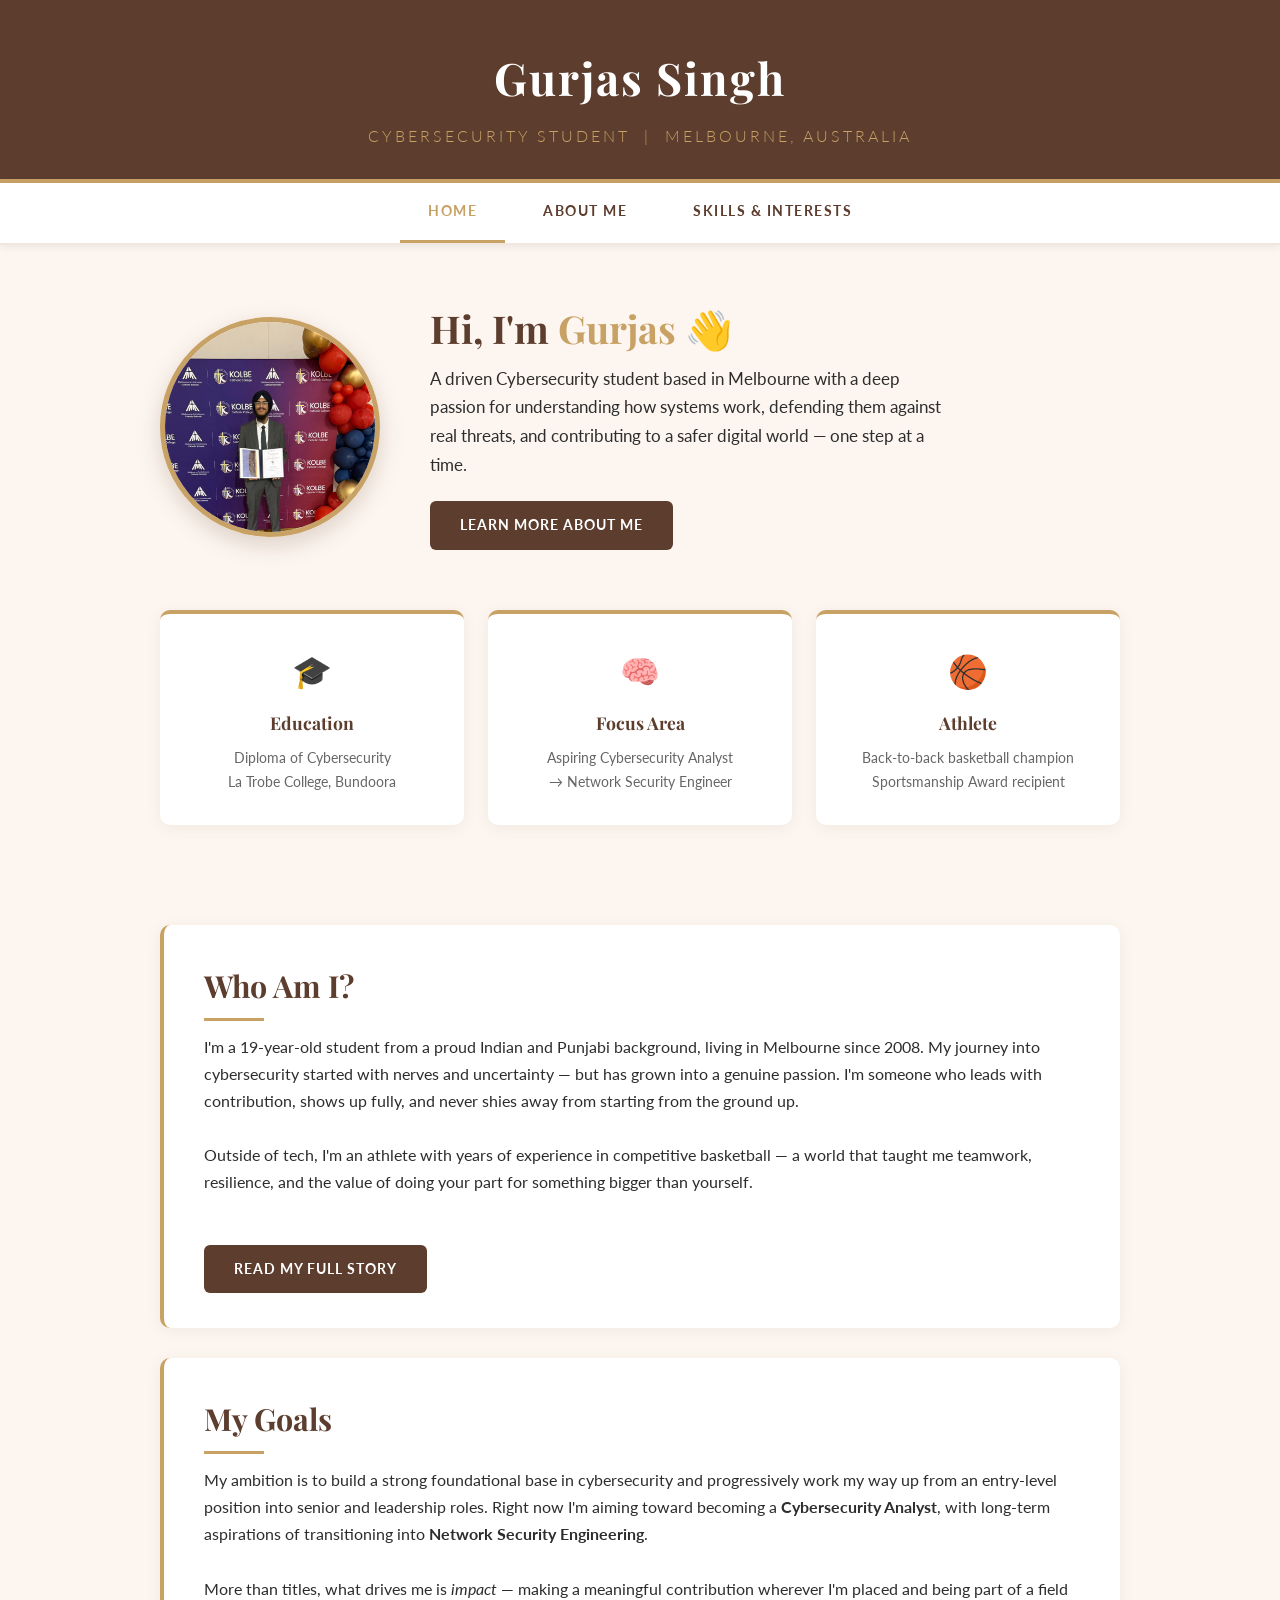
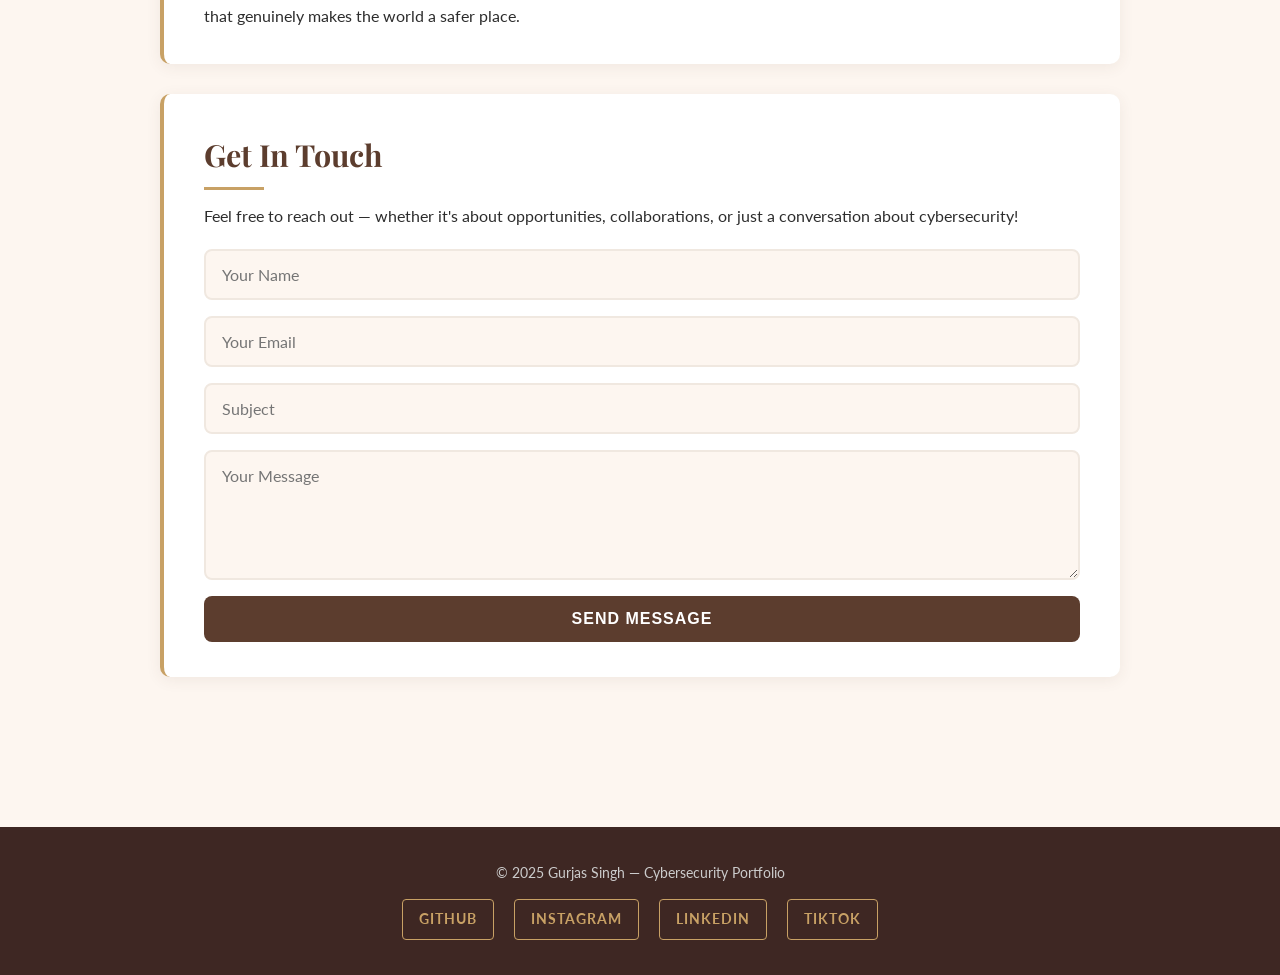
<file: index.html>
<!DOCTYPE html>
<html lang="en">
<head>
  <meta charset="UTF-8" />
  <meta name="viewport" content="width=device-width, initial-scale=1.0"/>
  <title>Gurjas Singh | Portfolio</title>
  <!-- Links to our single CSS file for all styling -->
  <link rel="stylesheet" href="css/style.css" />
</head>
<body>

  <!-- =============================================
       HEADER
       Shows your name and title on every page
       ============================================= -->
  <header>
    <h1>Gurjas Singh</h1>
    <p class="tagline">Cybersecurity Student &nbsp;|&nbsp; Melbourne, Australia</p>
  </header>

  <!-- =============================================
       NAVIGATION BAR
       Links to all 3 pages
       "active" class highlights the current page
       ============================================= -->
  <nav>
    <a href="index.html" class="active">Home</a>
    <a href="about.html">About Me</a>
    <a href="skills.html">Skills &amp; Interests</a>
  </nav>

  <!-- =============================================
       HERO SECTION
       First thing visitors see - photo + intro
       ============================================= -->
  <section class="hero">
    <img
      src="images/profile.jpg"
      alt="Gurjas Singh graduation photo"
      class="hero-photo"
    />
    <div class="hero-text">
      <h2>Hi, I'm <span>Gurjas</span> 👋</h2>
      <p>
        A driven Cybersecurity student based in Melbourne with a deep passion
        for understanding how systems work, defending them against real threats,
        and contributing to a safer digital world — one step at a time.
      </p>
      <a href="about.html" class="btn">Learn More About Me</a>
    </div>
  </section>

  <!-- =============================================
       HIGHLIGHTS ROW
       3 quick-glance cards summarising who you are
       ============================================= -->
  <div class="highlights">

    <div class="highlight-box">
      <div class="icon">🎓</div>
      <h3>Education</h3>
      <p>Diploma of Cybersecurity<br/>La Trobe College, Bundoora</p>
    </div>

    <div class="highlight-box">
      <div class="icon">🧠</div>
      <h3>Focus Area</h3>
      <p>Aspiring Cybersecurity Analyst<br/>→ Network Security Engineer</p>
    </div>

    <div class="highlight-box">
      <div class="icon">🏀</div>
      <h3>Athlete</h3>
      <p>Back-to-back basketball champion<br/>Sportsmanship Award recipient</p>
    </div>

  </div>

  <!-- =============================================
       ABOUT SNAPSHOT SECTION
       Brief intro to pull visitors in further
       ============================================= -->
  <main>
    <div class="card">
      <h2 class="section-title">Who Am I?</h2>
      <p>
        I'm a 19-year-old student from a proud Indian and Punjabi background,
        living in Melbourne since 2008. My journey into cybersecurity started
        with nerves and uncertainty — but has grown into a genuine passion.
        I'm someone who leads with contribution, shows up fully, and never
        shies away from starting from the ground up.
      </p>
      <br/>
      <p>
        Outside of tech, I'm an athlete with years of experience in competitive
        basketball — a world that taught me teamwork, resilience, and the value
        of doing your part for something bigger than yourself.
      </p>
      <br/>
      <a href="about.html" class="btn">Read My Full Story</a>
    </div>

    <!-- =============================================
         GOALS SECTION
         Quick overview of career aspirations
         ============================================= -->
    <div class="card">
      <h2 class="section-title">My Goals</h2>
      <p>
        My ambition is to build a strong foundational base in cybersecurity
        and progressively work my way up from an entry-level position into
        senior and leadership roles. Right now I'm aiming toward becoming a
        <strong>Cybersecurity Analyst</strong>, with long-term aspirations of
        transitioning into <strong>Network Security Engineering</strong>.
      </p>
      <br/>
      <p>
        More than titles, what drives me is <em>impact</em> — making a
        meaningful contribution wherever I'm placed and being part of a field
        that genuinely makes the world a safer place.
      </p>
    </div>

    <!-- =============================================
         CONTACT FORM
         Simple contact me form with JS validation
         ============================================= -->
    <div class="card">
      <h2 class="section-title">Get In Touch</h2>
      <p style="margin-bottom: 20px;">
        Feel free to reach out — whether it's about opportunities,
        collaborations, or just a conversation about cybersecurity!
      </p>

      <!-- Form uses JS validation - no PHP needed for Cloudflare -->
      <div class="contact-form">
        <input type="text"  id="name"    placeholder="Your Name"    />
        <input type="email" id="email"   placeholder="Your Email"   />
        <input type="text"  id="subject" placeholder="Subject"      />
        <textarea           id="message" placeholder="Your Message"></textarea>
        <button onclick="validateForm()">Send Message</button>
        <!-- Success/error message shown after submit -->
        <div class="form-msg" id="formMsg"></div>
      </div>
    </div>

  </main>

  <!-- =============================================
       FOOTER
       Social media links + copyright
       ============================================= -->
  <footer>
    <p>© 2025 Gurjas Singh — Cybersecurity Portfolio</p>
    <div class="social-links">
      <a href="https://github.com/Gurjas9090" target="_blank">GitHub</a>
      <a href="https://www.instagram.com/gurjas4037/" target="_blank">Instagram</a>
      <a href="https://www.linkedin.com/" target="_blank">LinkedIn</a>
      <a href="https://www.tiktok.com/" target="_blank">TikTok</a>
    </div>
  </footer>

  <!-- =============================================
       JAVASCRIPT - Form Validation
       Checks all fields are filled before "sending"
       ============================================= -->
  <script>
    function validateForm() {
      // Grab the value from each input field
      const name    = document.getElementById('name').value.trim();
      const email   = document.getElementById('email').value.trim();
      const subject = document.getElementById('subject').value.trim();
      const message = document.getElementById('message').value.trim();
      const msg     = document.getElementById('formMsg');

      // Remove any previous message styling
      msg.className = 'form-msg';

      // Check if any field is empty
      if (!name || !email || !subject || !message) {
        msg.textContent = '⚠️ Please fill in all fields before sending.';
        msg.classList.add('error');
        return;
      }

      // Basic email format check using regex
      const emailPattern = /^[^\s@]+@[^\s@]+\.[^\s@]+$/;
      if (!emailPattern.test(email)) {
        msg.textContent = '⚠️ Please enter a valid email address.';
        msg.classList.add('error');
        return;
      }

      // All good - show success message
      msg.textContent = '✅ Message sent successfully! I\'ll get back to you soon.';
      msg.classList.add('success');

      // Clear the form fields
      document.getElementById('name').value    = '';
      document.getElementById('email').value   = '';
      document.getElementById('subject').value = '';
      document.getElementById('message').value = '';
    }
  </script>

</body>
</html>
</file>
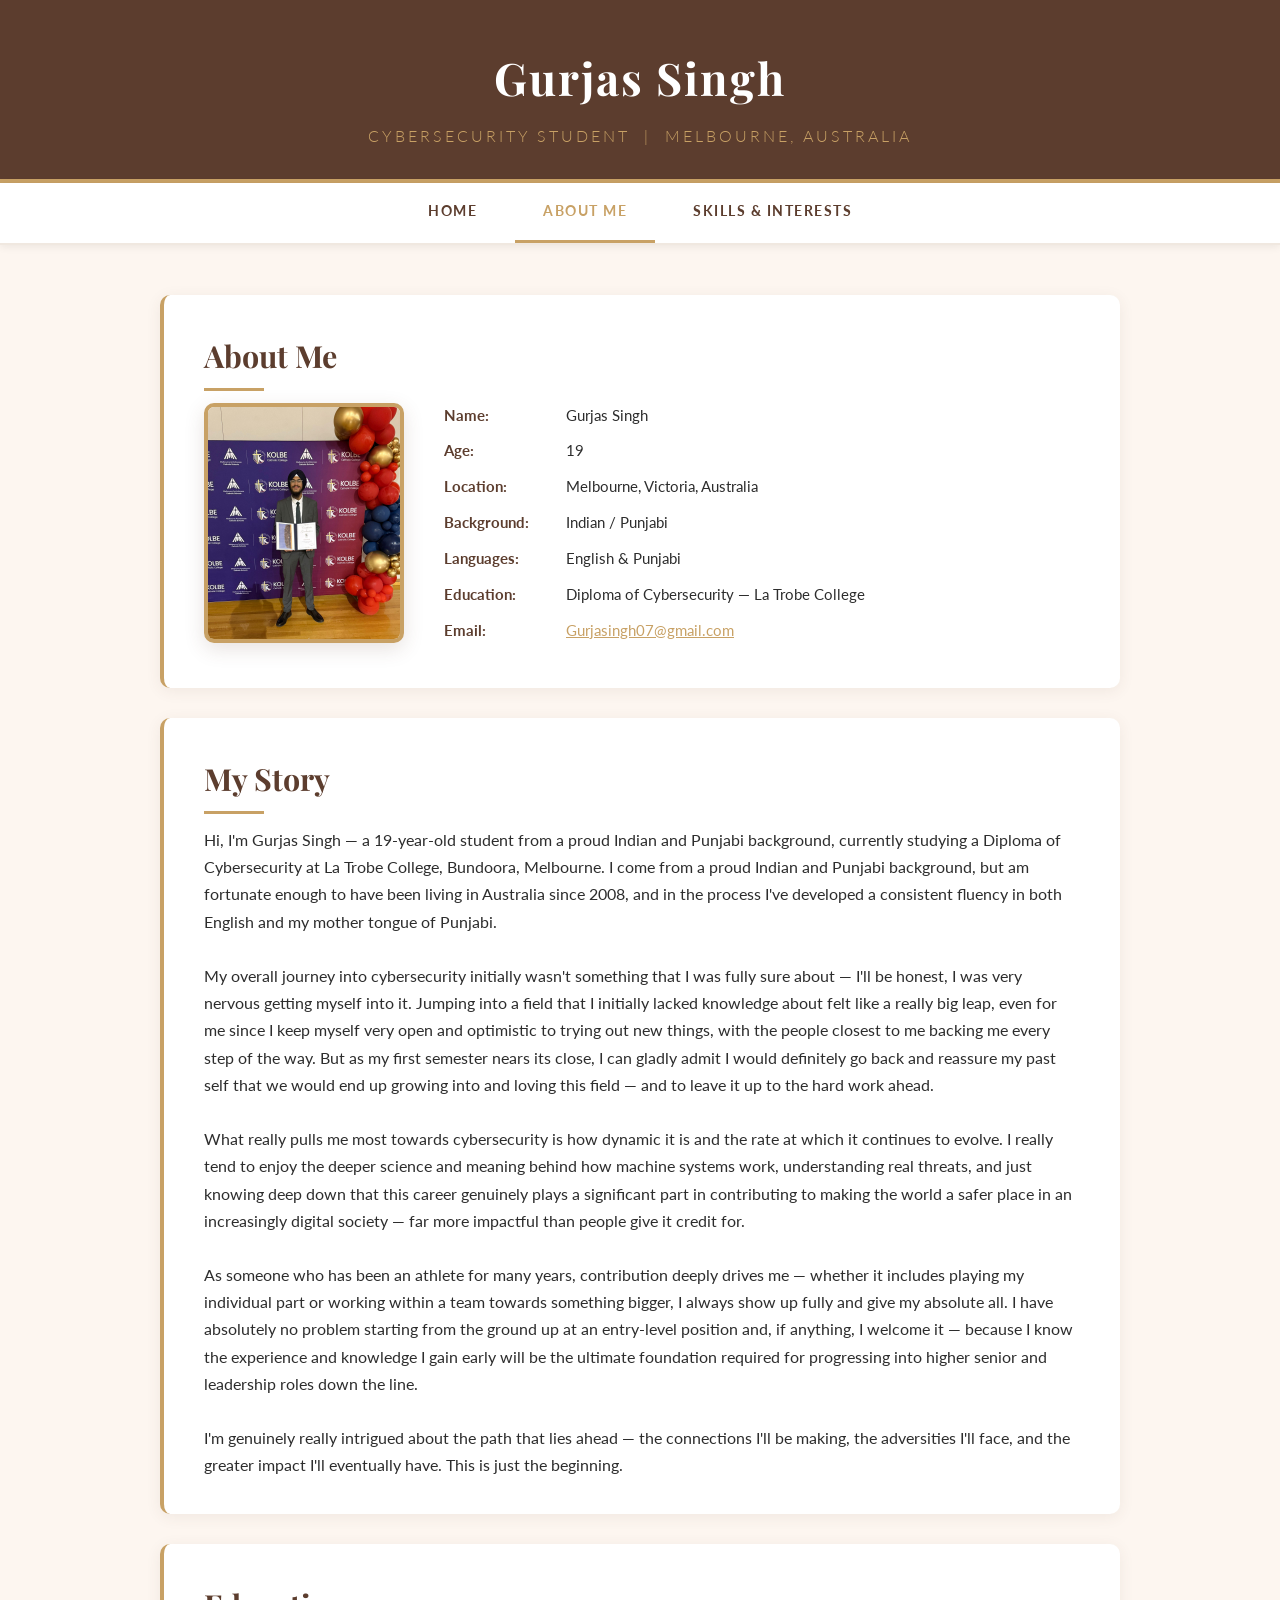
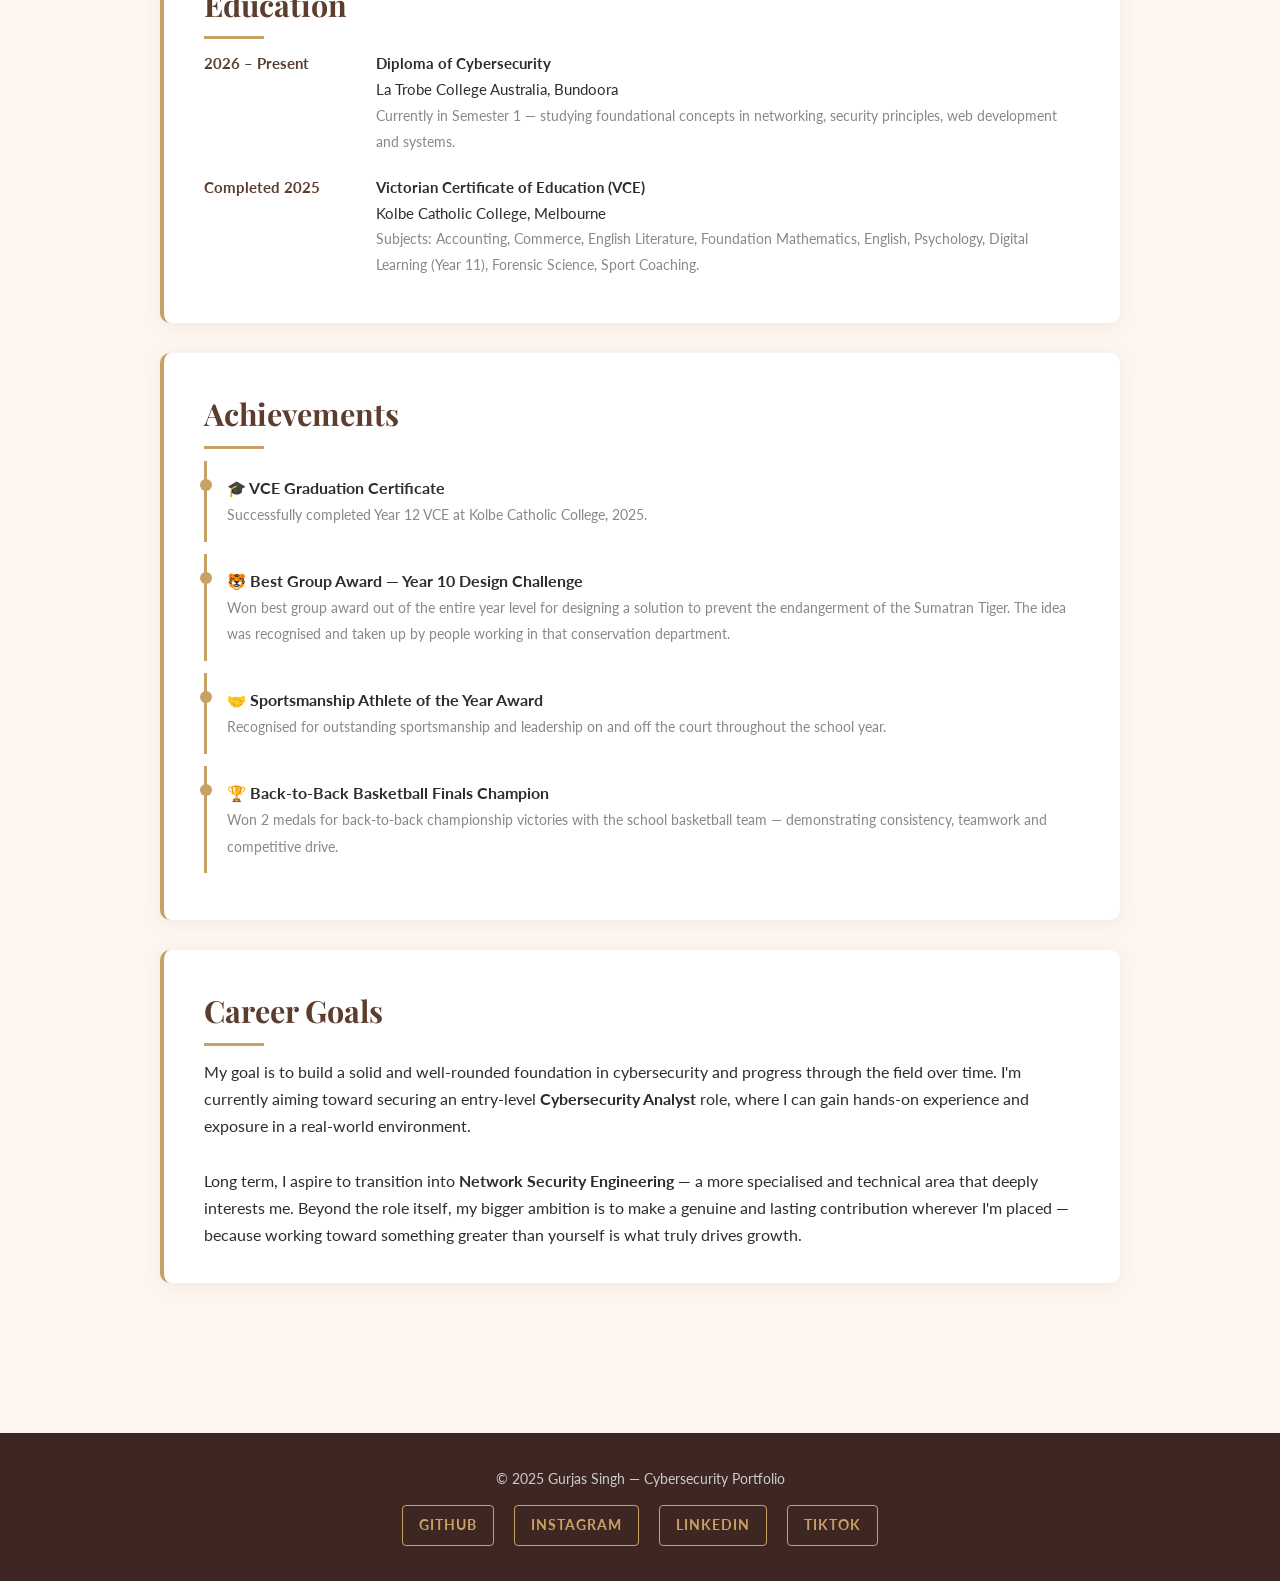
<file: about.html>
<!DOCTYPE html>
<html lang="en">
<head>
  <meta charset="UTF-8" />
  <meta name="viewport" content="width=device-width, initial-scale=1.0"/>
  <title>About Me | Gurjas Singh</title>
  <link rel="stylesheet" href="css/style.css" />
</head>
<body>

  <!-- =============================================
       HEADER - Same on every page
       ============================================= -->
  <header>
    <h1>Gurjas Singh</h1>
    <p class="tagline">Cybersecurity Student &nbsp;|&nbsp; Melbourne, Australia</p>
  </header>

  <!-- =============================================
       NAV - "active" is on About Me this time
       ============================================= -->
  <nav>
    <a href="index.html">Home</a>
    <a href="about.html" class="active">About Me</a>
    <a href="skills.html">Skills &amp; Interests</a>
  </nav>

  <main>

    <!-- =============================================
         PROFILE SECTION
         Photo + quick personal details
         ============================================= -->
    <div class="card">
      <h2 class="section-title">About Me</h2>
      <br/>
      <div class="about-grid">

        <!-- Profile Photo -->
        <img
          src="images/profile.jpg"
          alt="Gurjas Singh"
          class="about-photo"
        />

        <!-- Quick Info Labels -->
        <div class="about-details">
          <div class="info-row">
            <span class="info-label">Name:</span>
            <span>Gurjas Singh</span>
          </div>
          <div class="info-row">
            <span class="info-label">Age:</span>
            <span>19</span>
          </div>
          <div class="info-row">
            <span class="info-label">Location:</span>
            <span>Melbourne, Victoria, Australia</span>
          </div>
          <div class="info-row">
            <span class="info-label">Background:</span>
            <span>Indian / Punjabi</span>
          </div>
          <div class="info-row">
            <span class="info-label">Languages:</span>
            <span>English &amp; Punjabi</span>
          </div>
          <div class="info-row">
            <span class="info-label">Education:</span>
            <span>Diploma of Cybersecurity — La Trobe College</span>
          </div>
          <div class="info-row">
            <span class="info-label">Email:</span>
            <span><a href="mailto:Gurjasingh07@gmail.com" style="color: var(--accent);">Gurjasingh07@gmail.com</a></span>
          </div>
        </div>

      </div>
    </div>

    <!-- =============================================
         BIO SECTION
         Your full polished biography
         ============================================= -->
    <div class="card">
      <h2 class="section-title">My Story</h2>
      <br/>
      <p>
        Hi, I'm Gurjas Singh — a 19-year-old student from a proud Indian and Punjabi
        background, currently studying a Diploma of Cybersecurity at La Trobe College,
        Bundoora, Melbourne. I come from a proud Indian and Punjabi background, but am
        fortunate enough to have been living in Australia since 2008, and in the process
        I've developed a consistent fluency in both English and my mother tongue of Punjabi.
      </p>
      <br/>
      <p>
        My overall journey into cybersecurity initially wasn't something that I was fully
        sure about — I'll be honest, I was very nervous getting myself into it. Jumping
        into a field that I initially lacked knowledge about felt like a really big leap,
        even for me since I keep myself very open and optimistic to trying out new things,
        with the people closest to me backing me every step of the way. But as my first
        semester nears its close, I can gladly admit I would definitely go back and
        reassure my past self that we would end up growing into and loving this field —
        and to leave it up to the hard work ahead.
      </p>
      <br/>
      <p>
        What really pulls me most towards cybersecurity is how dynamic it is and the rate
        at which it continues to evolve. I really tend to enjoy the deeper science and
        meaning behind how machine systems work, understanding real threats, and just
        knowing deep down that this career genuinely plays a significant part in
        contributing to making the world a safer place in an increasingly digital society
        — far more impactful than people give it credit for.
      </p>
      <br/>
      <p>
        As someone who has been an athlete for many years, contribution deeply drives me —
        whether it includes playing my individual part or working within a team towards
        something bigger, I always show up fully and give my absolute all. I have
        absolutely no problem starting from the ground up at an entry-level position and,
        if anything, I welcome it — because I know the experience and knowledge I gain
        early will be the ultimate foundation required for progressing into higher senior
        and leadership roles down the line.
      </p>
      <br/>
      <p>
        I'm genuinely really intrigued about the path that lies ahead — the connections
        I'll be making, the adversities I'll face, and the greater impact I'll eventually
        have. This is just the beginning.
      </p>
    </div>

    <!-- =============================================
         EDUCATION SECTION
         School history and current study
         ============================================= -->
    <div class="card">
      <h2 class="section-title">Education</h2>
      <br/>

      <div class="info-row" style="margin-bottom: 20px;">
        <span class="info-label" style="min-width:160px;">2026 – Present</span>
        <div>
          <strong>Diploma of Cybersecurity</strong><br/>
          La Trobe College Australia, Bundoora<br/>
          <span style="color:#888; font-size:0.9rem;">
            Currently in Semester 1 — studying foundational concepts in
            networking, security principles, web development and systems.
          </span>
        </div>
      </div>

      <div class="info-row">
        <span class="info-label" style="min-width:160px;">Completed 2025</span>
        <div>
          <strong>Victorian Certificate of Education (VCE)</strong><br/>
          Kolbe Catholic College, Melbourne<br/>
          <span style="color:#888; font-size:0.9rem;">
            Subjects: Accounting, Commerce, English Literature, Foundation
            Mathematics, English, Psychology, Digital Learning (Year 11),
            Forensic Science, Sport Coaching.
          </span>
        </div>
      </div>

    </div>

    <!-- =============================================
         ACHIEVEMENTS SECTION
         Timeline-style list of awards & milestones
         ============================================= -->
    <div class="card">
      <h2 class="section-title">Achievements</h2>
      <br/>
      <ul class="achievement-list">

        <li>
          <strong>🎓 VCE Graduation Certificate</strong><br/>
          <span style="color:#888; font-size:0.9rem;">
            Successfully completed Year 12 VCE at Kolbe Catholic College, 2025.
          </span>
        </li>

        <li>
          <strong>🐯 Best Group Award — Year 10 Design Challenge</strong><br/>
          <span style="color:#888; font-size:0.9rem;">
            Won best group award out of the entire year level for designing
            a solution to prevent the endangerment of the Sumatran Tiger.
            The idea was recognised and taken up by people working in that
            conservation department.
          </span>
        </li>

        <li>
          <strong>🤝 Sportsmanship Athlete of the Year Award</strong><br/>
          <span style="color:#888; font-size:0.9rem;">
            Recognised for outstanding sportsmanship and leadership on
            and off the court throughout the school year.
          </span>
        </li>

        <li>
          <strong>🏆 Back-to-Back Basketball Finals Champion</strong><br/>
          <span style="color:#888; font-size:0.9rem;">
            Won 2 medals for back-to-back championship victories with the
            school basketball team — demonstrating consistency, teamwork
            and competitive drive.
          </span>
        </li>

      </ul>
    </div>

    <!-- =============================================
         CAREER GOALS SECTION
         ============================================= -->
    <div class="card">
      <h2 class="section-title">Career Goals</h2>
      <br/>
      <p>
        My goal is to build a solid and well-rounded foundation in cybersecurity
        and progress through the field over time. I'm currently aiming toward
        securing an entry-level <strong>Cybersecurity Analyst</strong> role, where
        I can gain hands-on experience and exposure in a real-world environment.
      </p>
      <br/>
      <p>
        Long term, I aspire to transition into <strong>Network Security Engineering</strong>
        — a more specialised and technical area that deeply interests me. Beyond
        the role itself, my bigger ambition is to make a genuine and lasting
        contribution wherever I'm placed — because working toward something
        greater than yourself is what truly drives growth.
      </p>
    </div>

  </main>

  <!-- =============================================
       FOOTER - Same on every page
       ============================================= -->
  <footer>
    <p>© 2025 Gurjas Singh — Cybersecurity Portfolio</p>
    <div class="social-links">
      <a href="https://github.com/Gurjas9090" target="_blank">GitHub</a>
      <a href="https://www.instagram.com/gurjas4037/" target="_blank">Instagram</a>
      <a href="https://www.linkedin.com/" target="_blank">LinkedIn</a>
      <a href="https://www.tiktok.com/" target="_blank">TikTok</a>
    </div>
  </footer>

</body>
</html>
</file>
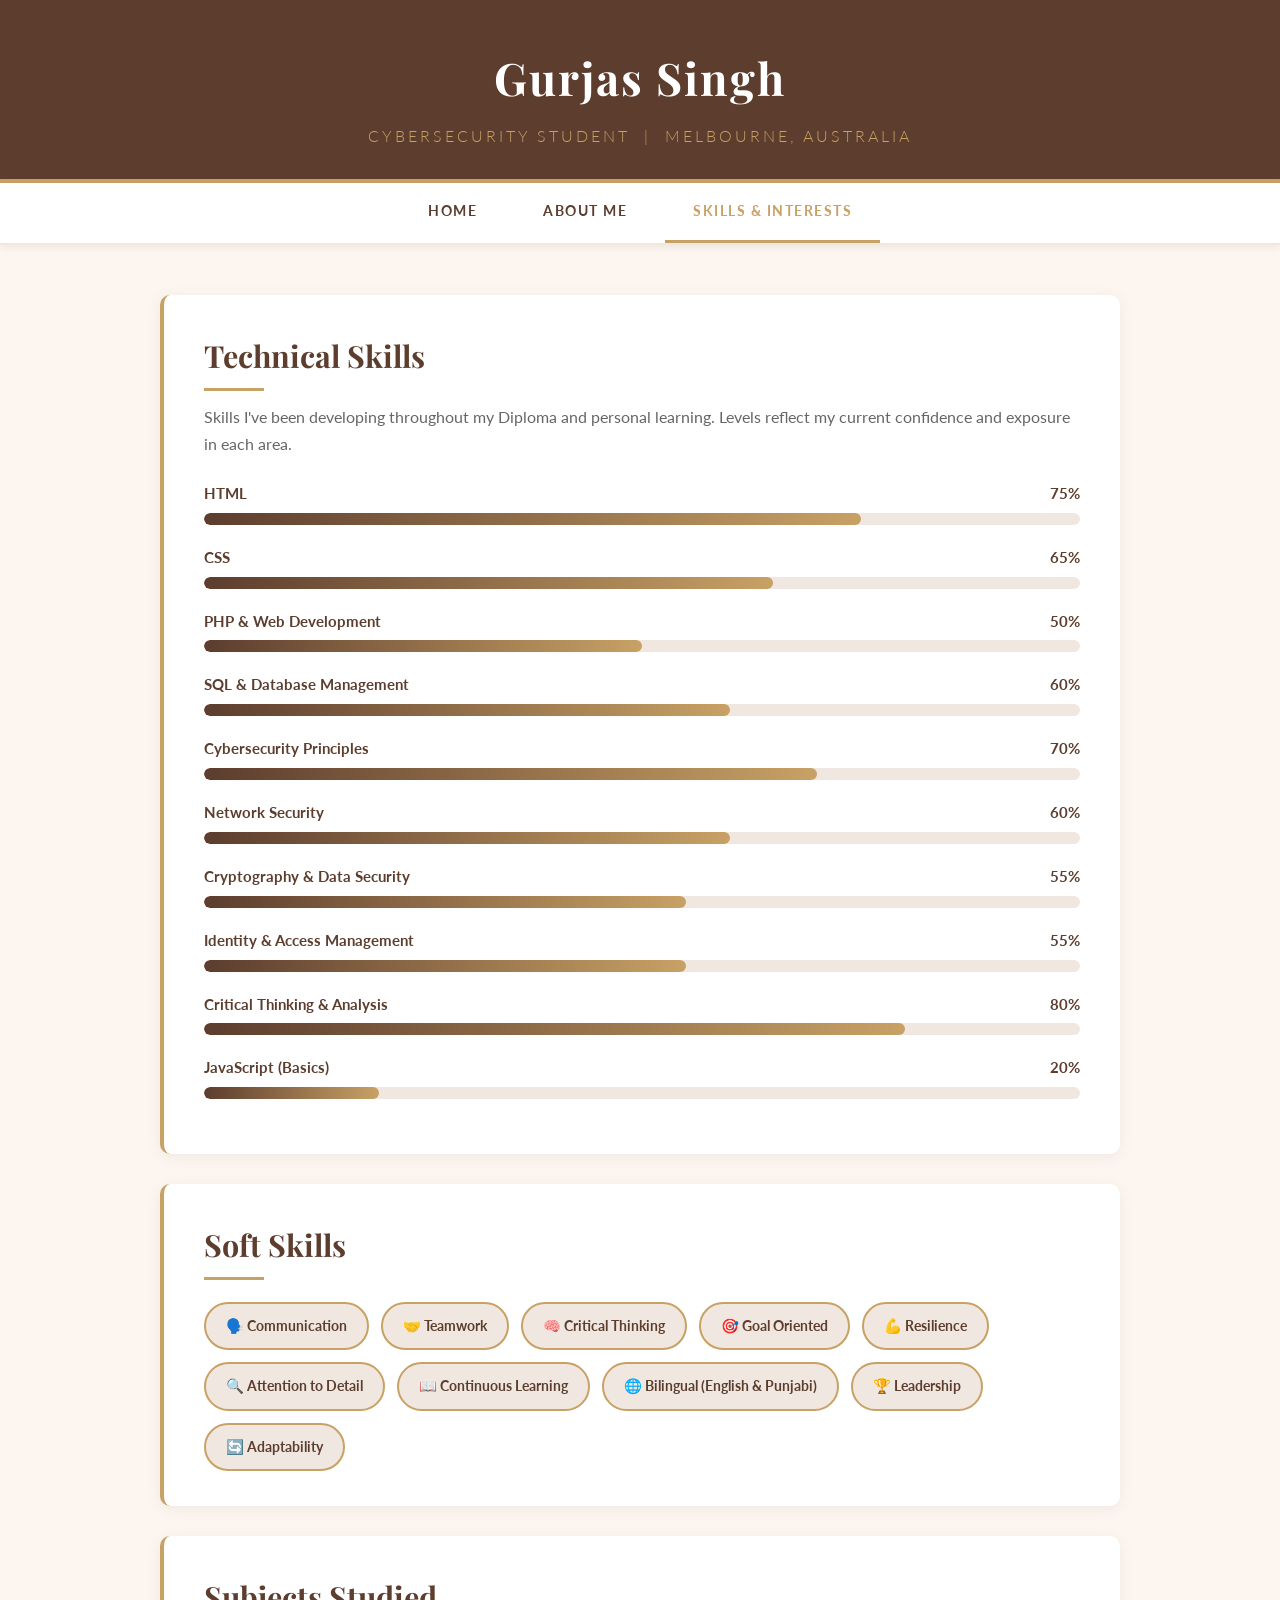
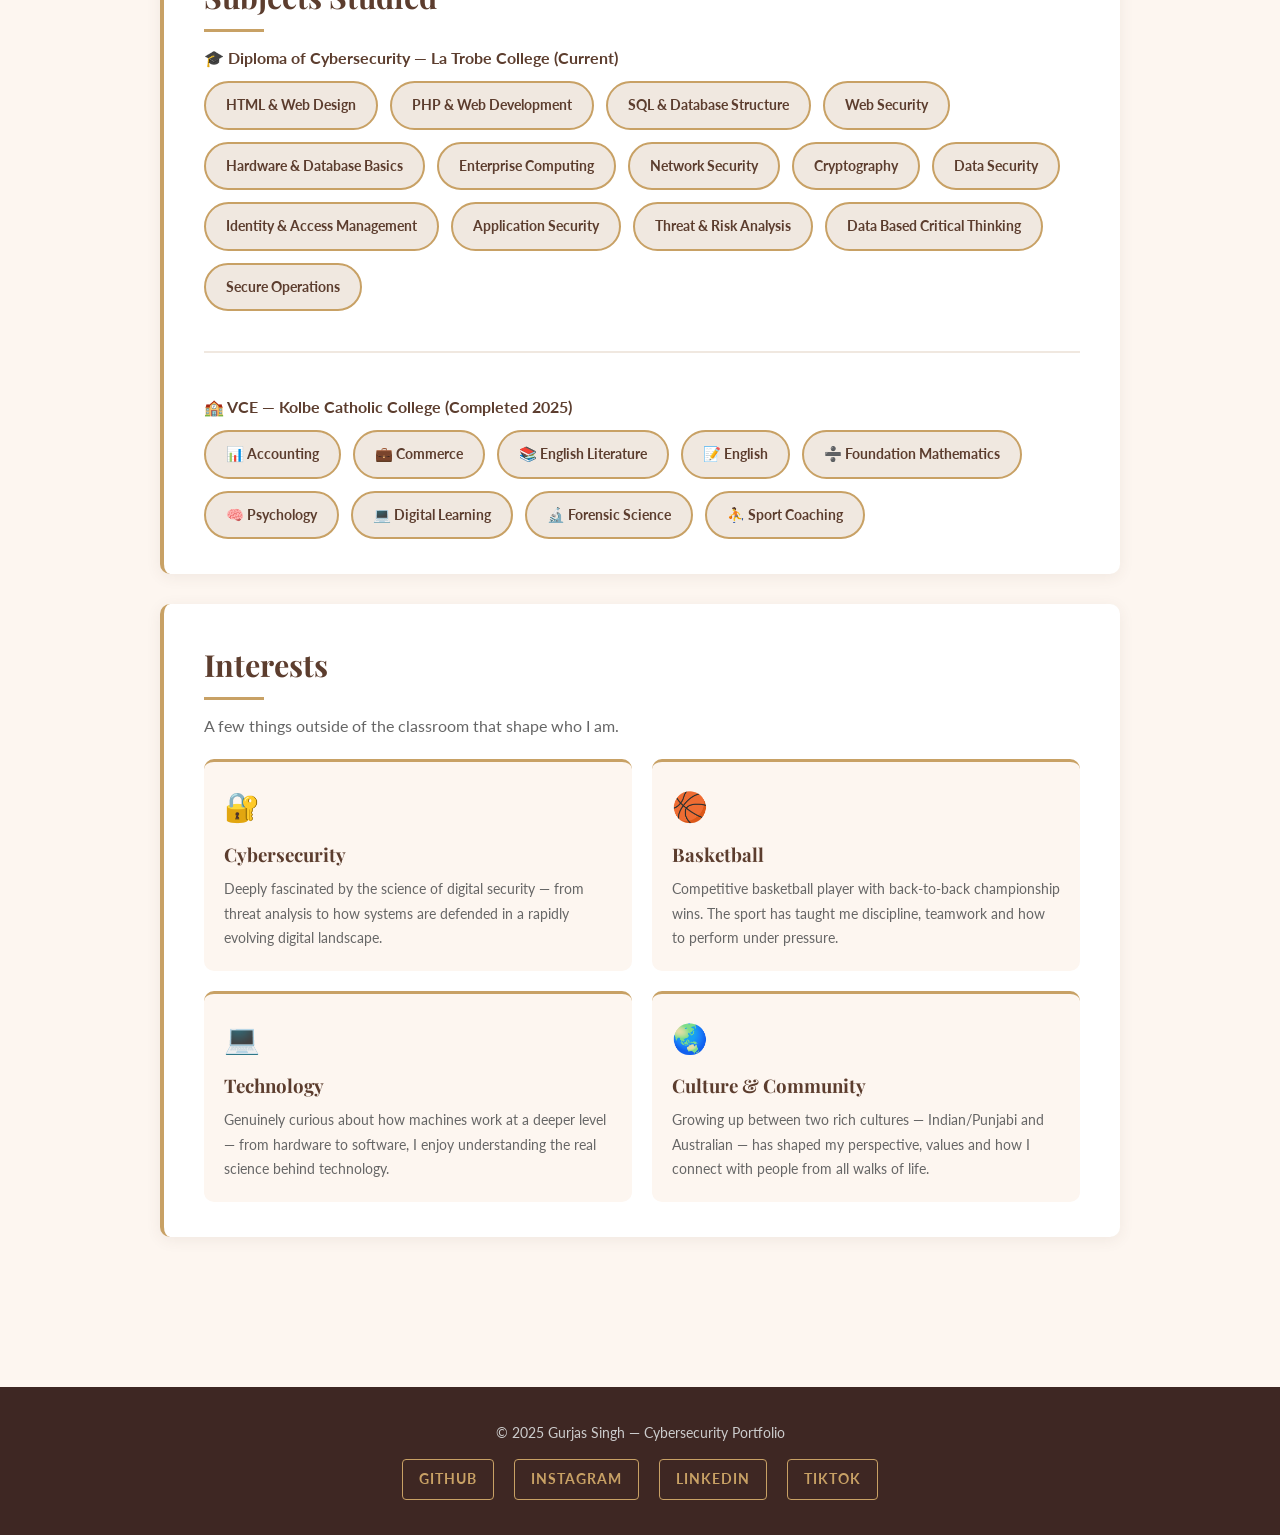
<file: skills.html>
<!DOCTYPE html>
<html lang="en">
<head>
  <meta charset="UTF-8" />
  <meta name="viewport" content="width=device-width, initial-scale=1.0"/>
  <title>Skills &amp; Interests | Gurjas Singh</title>
  <link rel="stylesheet" href="css/style.css" />
</head>
<body>

  <!-- =============================================
       HEADER - Same on every page
       ============================================= -->
  <header>
    <h1>Gurjas Singh</h1>
    <p class="tagline">Cybersecurity Student &nbsp;|&nbsp; Melbourne, Australia</p>
  </header>

  <!-- =============================================
       NAV - "active" on Skills this time
       ============================================= -->
  <nav>
    <a href="index.html">Home</a>
    <a href="about.html">About Me</a>
    <a href="skills.html" class="active">Skills &amp; Interests</a>
  </nav>

  <main>

    <!-- =============================================
         TECHNICAL SKILLS - Progress bars
         Percentages represent current confidence
         level, not expert mastery
         ============================================= -->
    <div class="card">
      <h2 class="section-title">Technical Skills</h2>
      <br/>
      <p style="margin-bottom: 24px; color: #666;">
        Skills I've been developing throughout my Diploma and personal learning.
        Levels reflect my current confidence and exposure in each area.
      </p>

      <div class="skill-item">
        <label><span>HTML</span><span>75%</span></label>
        <div class="skill-bar"><div class="skill-fill" style="width: 75%"></div></div>
      </div>

      <div class="skill-item">
        <label><span>CSS</span><span>65%</span></label>
        <div class="skill-bar"><div class="skill-fill" style="width: 65%"></div></div>
      </div>

      <div class="skill-item">
        <label><span>PHP &amp; Web Development</span><span>50%</span></label>
        <div class="skill-bar"><div class="skill-fill" style="width: 50%"></div></div>
      </div>

      <div class="skill-item">
        <label><span>SQL &amp; Database Management</span><span>60%</span></label>
        <div class="skill-bar"><div class="skill-fill" style="width: 60%"></div></div>
      </div>

      <div class="skill-item">
        <label><span>Cybersecurity Principles</span><span>70%</span></label>
        <div class="skill-bar"><div class="skill-fill" style="width: 70%"></div></div>
      </div>

      <div class="skill-item">
        <label><span>Network Security</span><span>60%</span></label>
        <div class="skill-bar"><div class="skill-fill" style="width: 60%"></div></div>
      </div>

      <div class="skill-item">
        <label><span>Cryptography &amp; Data Security</span><span>55%</span></label>
        <div class="skill-bar"><div class="skill-fill" style="width: 55%"></div></div>
      </div>

      <div class="skill-item">
        <label><span>Identity &amp; Access Management</span><span>55%</span></label>
        <div class="skill-bar"><div class="skill-fill" style="width: 55%"></div></div>
      </div>

      <div class="skill-item">
        <label><span>Critical Thinking &amp; Analysis</span><span>80%</span></label>
        <div class="skill-bar"><div class="skill-fill" style="width: 80%"></div></div>
      </div>

      <div class="skill-item">
        <label><span>JavaScript (Basics)</span><span>20%</span></label>
        <div class="skill-bar"><div class="skill-fill" style="width: 20%"></div></div>
      </div>

    </div>

    <!-- =============================================
         SOFT SKILLS
         Personal strengths you bring to any team
         ============================================= -->
    <div class="card">
      <h2 class="section-title">Soft Skills</h2>
      <br/>
      <div class="interests-grid">
        <span class="interest-tag">🗣️ Communication</span>
        <span class="interest-tag">🤝 Teamwork</span>
        <span class="interest-tag">🧠 Critical Thinking</span>
        <span class="interest-tag">🎯 Goal Oriented</span>
        <span class="interest-tag">💪 Resilience</span>
        <span class="interest-tag">🔍 Attention to Detail</span>
        <span class="interest-tag">📖 Continuous Learning</span>
        <span class="interest-tag">🌐 Bilingual (English &amp; Punjabi)</span>
        <span class="interest-tag">🏆 Leadership</span>
        <span class="interest-tag">🔄 Adaptability</span>
      </div>
    </div>

    <!-- =============================================
         SUBJECTS STUDIED
         Relevant academic background
         ============================================= -->
    <div class="card">
      <h2 class="section-title">Subjects Studied</h2>
      <br/>

      <p style="font-weight:700; color: var(--primary); margin-bottom: 10px;">
        🎓 Diploma of Cybersecurity — La Trobe College (Current)
      </p>
      <div class="interests-grid" style="margin-bottom: 24px;">
        <span class="interest-tag">HTML &amp; Web Design</span>
        <span class="interest-tag">PHP &amp; Web Development</span>
        <span class="interest-tag">SQL &amp; Database Structure</span>
        <span class="interest-tag">Web Security</span>
        <span class="interest-tag">Hardware &amp; Database Basics</span>
        <span class="interest-tag">Enterprise Computing</span>
        <span class="interest-tag">Network Security</span>
        <span class="interest-tag">Cryptography</span>
        <span class="interest-tag">Data Security</span>
        <span class="interest-tag">Identity &amp; Access Management</span>
        <span class="interest-tag">Application Security</span>
        <span class="interest-tag">Threat &amp; Risk Analysis</span>
        <span class="interest-tag">Data Based Critical Thinking</span>
        <span class="interest-tag">Secure Operations</span>
      </div>

      <hr class="divider"/>

      <p style="font-weight:700; color: var(--primary); margin-bottom: 10px;">
        🏫 VCE — Kolbe Catholic College (Completed 2025)
      </p>
      <div class="interests-grid">
        <span class="interest-tag">📊 Accounting</span>
        <span class="interest-tag">💼 Commerce</span>
        <span class="interest-tag">📚 English Literature</span>
        <span class="interest-tag">📝 English</span>
        <span class="interest-tag">➗ Foundation Mathematics</span>
        <span class="interest-tag">🧠 Psychology</span>
        <span class="interest-tag">💻 Digital Learning</span>
        <span class="interest-tag">🔬 Forensic Science</span>
        <span class="interest-tag">⛹️ Sport Coaching</span>
      </div>

    </div>

    <!-- =============================================
         INTERESTS
         What you enjoy outside of study
         ============================================= -->
    <div class="card">
      <h2 class="section-title">Interests</h2>
      <br/>
      <p style="margin-bottom: 20px; color: #666;">
        A few things outside of the classroom that shape who I am.
      </p>

      <!-- Each interest has an emoji, title and short description -->

      <div style="display: grid; grid-template-columns: 1fr 1fr; gap: 20px;">

        <div style="background: var(--bg); border-radius: 10px; padding: 20px; border-top: 3px solid var(--accent);">
          <div style="font-size: 1.8rem; margin-bottom: 8px;">🔐</div>
          <h3 style="color: var(--primary); font-family: 'Playfair Display', serif; margin-bottom: 6px;">Cybersecurity</h3>
          <p style="font-size: 0.9rem; color: #666;">
            Deeply fascinated by the science of digital security — from
            threat analysis to how systems are defended in a rapidly
            evolving digital landscape.
          </p>
        </div>

        <div style="background: var(--bg); border-radius: 10px; padding: 20px; border-top: 3px solid var(--accent);">
          <div style="font-size: 1.8rem; margin-bottom: 8px;">🏀</div>
          <h3 style="color: var(--primary); font-family: 'Playfair Display', serif; margin-bottom: 6px;">Basketball</h3>
          <p style="font-size: 0.9rem; color: #666;">
            Competitive basketball player with back-to-back championship
            wins. The sport has taught me discipline, teamwork and how
            to perform under pressure.
          </p>
        </div>

        <div style="background: var(--bg); border-radius: 10px; padding: 20px; border-top: 3px solid var(--accent);">
          <div style="font-size: 1.8rem; margin-bottom: 8px;">💻</div>
          <h3 style="color: var(--primary); font-family: 'Playfair Display', serif; margin-bottom: 6px;">Technology</h3>
          <p style="font-size: 0.9rem; color: #666;">
            Genuinely curious about how machines work at a deeper level —
            from hardware to software, I enjoy understanding the
            real science behind technology.
          </p>
        </div>

        <div style="background: var(--bg); border-radius: 10px; padding: 20px; border-top: 3px solid var(--accent);">
          <div style="font-size: 1.8rem; margin-bottom: 8px;">🌏</div>
          <h3 style="color: var(--primary); font-family: 'Playfair Display', serif; margin-bottom: 6px;">Culture &amp; Community</h3>
          <p style="font-size: 0.9rem; color: #666;">
            Growing up between two rich cultures — Indian/Punjabi and
            Australian — has shaped my perspective, values and how I
            connect with people from all walks of life.
          </p>
        </div>

      </div>
    </div>

  </main>

  <!-- =============================================
       FOOTER - Same on every page
       ============================================= -->
  <footer>
    <p>© 2025 Gurjas Singh — Cybersecurity Portfolio</p>
    <div class="social-links">
      <a href="https://github.com/Gurjas9090" target="_blank">GitHub</a>
      <a href="https://www.instagram.com/gurjas4037/" target="_blank">Instagram</a>
      <a href="https://www.linkedin.com/" target="_blank">LinkedIn</a>
      <a href="https://www.tiktok.com/" target="_blank">TikTok</a>
    </div>
  </footer>

</body>
</html>
</file>
<file: css/style.css>
/* ============================================
   GURJAS SINGH - PORTFOLIO STYLESHEET
   All pages use this single CSS file
   ============================================ */

/* --- Google Fonts Import ---
   Playfair Display = elegant heading font
   Lato = clean, readable body font         */
@import url('https://fonts.googleapis.com/css2?family=Playfair+Display:wght@400;600;700&family=Lato:wght@300;400;700&display=swap');

/* --- CSS Variables (Colour Palette) ---
   Change a colour here = changes everywhere */
:root {
  --bg:         #fdf6f0;   /* warm cream background    */
  --primary:    #5c3d2e;   /* deep brown - headings    */
  --accent:     #c8a165;   /* gold - highlights        */
  --text:       #2d2d2d;   /* near-black - body text   */
  --footer-bg:  #3e2723;   /* dark brown - footer      */
  --white:      #ffffff;   /* white - cards            */
  --light-grey: #f0e8e0;   /* soft warm grey - dividers*/
}

/* --- Reset & Base ---
   Removes default browser spacing/sizing   */
* {
  margin: 0;
  padding: 0;
  box-sizing: border-box;
}

body {
  font-family: 'Lato', sans-serif;
  background-color: var(--bg);
  color: var(--text);
  line-height: 1.7;
}

/* ============================================
   HEADER
   The top banner shown on every page
   ============================================ */
header {
  background-color: var(--primary);
  color: var(--white);
  padding: 40px 20px 30px;
  text-align: center;
  border-bottom: 4px solid var(--accent);
}

header h1 {
  font-family: 'Playfair Display', serif;
  font-size: 2.8rem;
  letter-spacing: 2px;
  color: var(--white);
}

header p.tagline {
  font-size: 1rem;
  color: var(--accent);
  letter-spacing: 3px;
  text-transform: uppercase;
  margin-top: 6px;
  font-weight: 300;
}

/* ============================================
   NAVIGATION BAR
   Links to all 3 pages, consistent on each
   ============================================ */
nav {
  background-color: var(--white);
  border-bottom: 2px solid var(--light-grey);
  display: flex;
  justify-content: center;
  gap: 10px;
  padding: 0;
  position: sticky;   /* stays at top when scrolling */
  top: 0;
  z-index: 100;
  box-shadow: 0 2px 8px rgba(0,0,0,0.07);
}

nav a {
  display: inline-block;
  padding: 16px 28px;
  text-decoration: none;
  color: var(--primary);
  font-family: 'Lato', sans-serif;
  font-weight: 700;
  font-size: 0.9rem;
  letter-spacing: 1.5px;
  text-transform: uppercase;
  transition: all 0.3s ease;   /* smooth hover effect */
  border-bottom: 3px solid transparent;
}

nav a:hover,
nav a.active {
  color: var(--accent);
  border-bottom: 3px solid var(--accent);
}

/* ============================================
   MAIN CONTENT WRAPPER
   Centres and limits the width of all content
   ============================================ */
main {
  max-width: 1000px;
  margin: 0 auto;
  padding: 50px 20px 60px;
}

/* ============================================
   SECTION TITLES
   Reusable heading style for all sections
   ============================================ */
.section-title {
  font-family: 'Playfair Display', serif;
  font-size: 1.9rem;
  color: var(--primary);
  margin-bottom: 12px;
  position: relative;
  display: inline-block;
}

/* Decorative underline on section titles */
.section-title::after {
  content: '';
  display: block;
  width: 60px;
  height: 3px;
  background-color: var(--accent);
  margin-top: 6px;
}

/* ============================================
   CARDS
   White boxes used to hold content sections
   ============================================ */
.card {
  background-color: var(--white);
  border-radius: 10px;
  padding: 35px 40px;
  margin-bottom: 30px;
  box-shadow: 0 3px 15px rgba(92, 61, 46, 0.08);
  border-left: 4px solid var(--accent);
}

/* ============================================
   HOME PAGE - HERO SECTION
   The big welcome banner on index.html
   ============================================ */
.hero {
  display: flex;
  align-items: center;
  gap: 50px;
  padding: 60px 20px;
  max-width: 1000px;
  margin: 0 auto;
}

.hero-photo {
  width: 220px;
  height: 220px;
  border-radius: 50%;           /* makes it a circle    */
  object-fit: cover;            /* crops photo neatly   */
  object-position: top;
  border: 5px solid var(--accent);
  box-shadow: 0 8px 25px rgba(92, 61, 46, 0.2);
  flex-shrink: 0;
}

.hero-text h2 {
  font-family: 'Playfair Display', serif;
  font-size: 2.4rem;
  color: var(--primary);
  line-height: 1.2;
}

.hero-text h2 span {
  color: var(--accent);
}

.hero-text p {
  margin-top: 14px;
  font-size: 1.05rem;
  color: var(--text);
  max-width: 520px;
}

/* CTA Button on home page */
.btn {
  display: inline-block;
  margin-top: 22px;
  padding: 12px 30px;
  background-color: var(--primary);
  color: var(--white);
  text-decoration: none;
  border-radius: 6px;
  font-weight: 700;
  letter-spacing: 1px;
  font-size: 0.9rem;
  text-transform: uppercase;
  transition: background 0.3s ease, transform 0.2s ease;
}

.btn:hover {
  background-color: var(--accent);
  transform: translateY(-2px);   /* subtle lift effect */
}

/* ============================================
   HOME PAGE - HIGHLIGHTS ROW
   3 info boxes below the hero section
   ============================================ */
.highlights {
  display: grid;
  grid-template-columns: repeat(3, 1fr);   /* 3 equal columns */
  gap: 24px;
  max-width: 1000px;
  margin: 0 auto 50px;
  padding: 0 20px;
}

.highlight-box {
  background: var(--white);
  border-radius: 10px;
  padding: 30px 24px;
  text-align: center;
  box-shadow: 0 3px 15px rgba(92, 61, 46, 0.08);
  border-top: 4px solid var(--accent);
  transition: transform 0.3s ease;
}

.highlight-box:hover {
  transform: translateY(-5px);
}

.highlight-box .icon {
  font-size: 2rem;
  margin-bottom: 10px;
}

.highlight-box h3 {
  font-family: 'Playfair Display', serif;
  color: var(--primary);
  font-size: 1.1rem;
  margin-bottom: 8px;
}

.highlight-box p {
  font-size: 0.9rem;
  color: #666;
}

/* ============================================
   ABOUT PAGE - PROFILE SECTION
   ============================================ */
.about-grid {
  display: grid;
  grid-template-columns: 200px 1fr;
  gap: 40px;
  align-items: start;
}

.about-photo {
  width: 200px;
  height: 240px;
  object-fit: cover;
  object-position: top;
  border-radius: 10px;
  border: 4px solid var(--accent);
  box-shadow: 0 6px 20px rgba(92, 61, 46, 0.15);
}

.about-details p {
  margin-bottom: 14px;
  font-size: 1rem;
}

/* Info label/value pairs e.g. "Name: Gurjas Singh" */
.info-row {
  display: flex;
  gap: 12px;
  margin-bottom: 10px;
  font-size: 0.95rem;
}

.info-label {
  font-weight: 700;
  color: var(--primary);
  min-width: 110px;
}

/* ============================================
   ACHIEVEMENTS - Timeline style list
   ============================================ */
.achievement-list {
  list-style: none;
  padding: 0;
}

.achievement-list li {
  padding: 14px 0 14px 20px;
  border-left: 3px solid var(--accent);
  margin-bottom: 12px;
  font-size: 0.97rem;
  position: relative;
}

/* Gold dot on each achievement */
.achievement-list li::before {
  content: '';
  width: 12px;
  height: 12px;
  background: var(--accent);
  border-radius: 50%;
  position: absolute;
  left: -7px;
  top: 18px;
}

/* ============================================
   SKILLS PAGE - Skill Bars
   ============================================ */
.skill-item {
  margin-bottom: 20px;
}

.skill-item label {
  display: flex;
  justify-content: space-between;
  font-weight: 700;
  color: var(--primary);
  margin-bottom: 6px;
  font-size: 0.95rem;
}

.skill-bar {
  background-color: var(--light-grey);
  border-radius: 20px;
  height: 12px;
  overflow: hidden;
}

.skill-fill {
  height: 100%;
  background: linear-gradient(90deg, var(--primary), var(--accent));
  border-radius: 20px;
  transition: width 1s ease;
}

/* ============================================
   INTERESTS - Tag style chips
   ============================================ */
.interests-grid {
  display: flex;
  flex-wrap: wrap;
  gap: 12px;
  margin-top: 10px;
}

.interest-tag {
  background-color: var(--light-grey);
  color: var(--primary);
  padding: 10px 20px;
  border-radius: 30px;
  font-size: 0.9rem;
  font-weight: 700;
  border: 2px solid var(--accent);
  transition: all 0.3s ease;
}

.interest-tag:hover {
  background-color: var(--accent);
  color: var(--white);
}

/* ============================================
   CONTACT FORM
   ============================================ */
.contact-form {
  display: flex;
  flex-direction: column;
  gap: 16px;
}

.contact-form input,
.contact-form textarea {
  padding: 14px 16px;
  border: 2px solid var(--light-grey);
  border-radius: 8px;
  font-family: 'Lato', sans-serif;
  font-size: 1rem;
  background-color: var(--bg);
  color: var(--text);
  transition: border-color 0.3s ease;
}

.contact-form input:focus,
.contact-form textarea:focus {
  outline: none;
  border-color: var(--accent);
}

.contact-form textarea {
  resize: vertical;
  min-height: 130px;
}

.contact-form button {
  padding: 14px;
  background-color: var(--primary);
  color: var(--white);
  border: none;
  border-radius: 8px;
  font-size: 1rem;
  font-weight: 700;
  cursor: pointer;
  letter-spacing: 1px;
  text-transform: uppercase;
  transition: background 0.3s ease;
}

.contact-form button:hover {
  background-color: var(--accent);
}

/* Form validation feedback */
.form-msg {
  display: none;
  padding: 12px;
  border-radius: 8px;
  font-weight: 700;
  text-align: center;
}

.form-msg.success {
  background-color: #e8f5e9;
  color: #2e7d32;
  display: block;
}

.form-msg.error {
  background-color: #fdecea;
  color: #c62828;
  display: block;
}

/* ============================================
   FOOTER
   Shown on every page - social media links
   ============================================ */
footer {
  background-color: var(--footer-bg);
  color: #ccc;
  text-align: center;
  padding: 35px 20px;
  margin-top: 60px;
}

footer p {
  font-size: 0.85rem;
  margin-bottom: 14px;
}

.social-links {
  display: flex;
  justify-content: center;
  gap: 20px;
  flex-wrap: wrap;
}

.social-links a {
  color: var(--accent);
  text-decoration: none;
  font-weight: 700;
  font-size: 0.85rem;
  letter-spacing: 1px;
  text-transform: uppercase;
  padding: 8px 16px;
  border: 1px solid var(--accent);
  border-radius: 4px;
  transition: all 0.3s ease;
}

.social-links a:hover {
  background-color: var(--accent);
  color: var(--footer-bg);
}

/* ============================================
   DIVIDER LINE
   Decorative separator between sections
   ============================================ */
.divider {
  border: none;
  border-top: 2px solid var(--light-grey);
  margin: 40px 0;
}

/* ============================================
   RESPONSIVE - Mobile Friendly
   Adjusts layout for smaller screens
   ============================================ */
@media (max-width: 700px) {
  header h1 { font-size: 1.9rem; }

  .hero {
    flex-direction: column;
    text-align: center;
    padding: 40px 20px;
  }

  .highlights {
    grid-template-columns: 1fr;
  }

  .about-grid {
    grid-template-columns: 1fr;
  }

  .about-photo {
    width: 100%;
    height: 260px;
  }

  nav {
    flex-wrap: wrap;
  }

  nav a {
    padding: 12px 16px;
    font-size: 0.8rem;
  }
}
</file>
